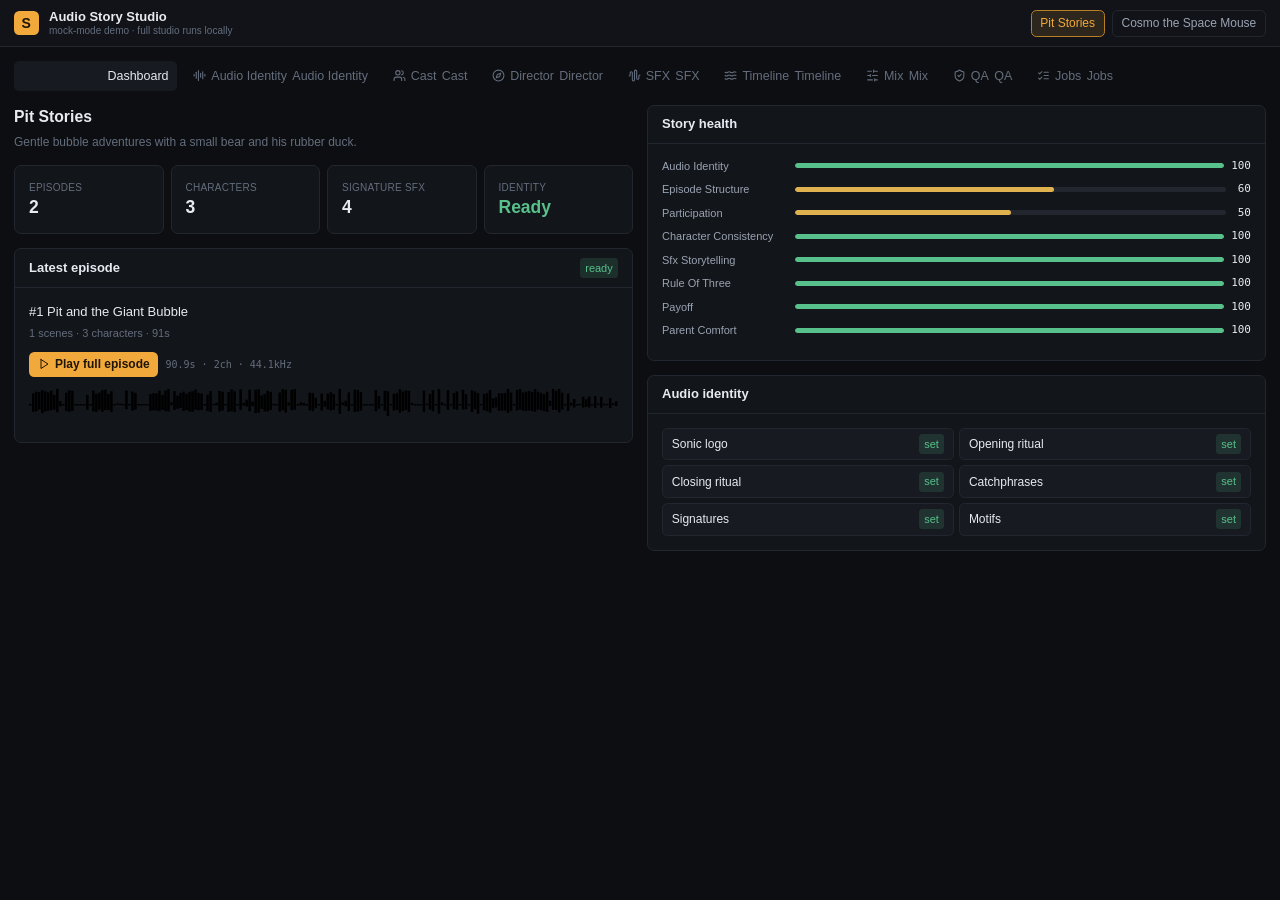
<file: audio-story-studio-demo/index.html>
<!DOCTYPE html><!--k_UREkQCm6wBVLdS4gD7E--><html lang="en" class="h-full"><head><meta charSet="utf-8"/><meta name="viewport" content="width=device-width, initial-scale=1"/><link rel="stylesheet" href="/audio-story-studio-demo/_next/static/css/eeb25119cf867422.css" data-precedence="next"/><link rel="preload" as="script" fetchPriority="low" href="/audio-story-studio-demo/_next/static/chunks/webpack-046fe53f532b7d3a.js"/><script src="/audio-story-studio-demo/_next/static/chunks/f625b344-4dca96ade7eb2f50.js" async=""></script><script src="/audio-story-studio-demo/_next/static/chunks/635-26d05fc955001247.js" async=""></script><script src="/audio-story-studio-demo/_next/static/chunks/main-app-93390cd2b82c7320.js" async=""></script><script src="/audio-story-studio-demo/_next/static/chunks/103-f678383796067ca2.js" async=""></script><script src="/audio-story-studio-demo/_next/static/chunks/app/page-66f50e226389ad24.js" async=""></script><title>Audio Story Studio — interactive demo</title><meta name="description" content="A local-first AI audio studio that turns scripts into polished multi-character audio episodes. This is a mock-mode demo; the full studio runs on your Mac."/><script src="/audio-story-studio-demo/_next/static/chunks/polyfills-42372ed130431b0a.js" noModule=""></script></head><body class="h-full antialiased"><div hidden=""><!--$--><!--/$--></div><div class="min-h-full"><header class="sticky top-0 z-40 border-b border-edge bg-panel/95 backdrop-blur"><div class="mx-auto flex max-w-[1400px] items-center gap-3 px-4 py-2.5"><div class="flex h-7 w-7 items-center justify-center rounded-md bg-accent text-[14px] font-bold text-[#201505]">S</div><div class="leading-tight"><div class="text-[13px] font-semibold">Audio Story Studio</div><div class="text-[10px] text-ink-faint">mock-mode demo · full studio runs locally</div></div><div class="ml-auto flex items-center gap-2"><button class="rounded-md border px-2.5 py-1 text-[12px] font-medium transition-colors border-accent-dim bg-accent-bg text-accent">Pit Stories</button><button class="rounded-md border px-2.5 py-1 text-[12px] font-medium transition-colors border-edge text-ink-dim hover:text-ink">Cosmo the Space Mouse</button></div></div></header><div class="mx-auto max-w-[1400px] px-4 py-4"><div class="mb-4 flex flex-wrap items-center gap-2"><button class="relative flex items-center gap-1.5 rounded-md px-2.5 py-1.5 text-[12.5px] font-medium transition-colors text-ink"><svg xmlns="http://www.w3.org/2000/svg" width="13" height="13" viewBox="0 0 24 24" fill="none" stroke="currentColor" stroke-width="2" stroke-linecap="round" stroke-linejoin="round" class="lucide lucide-layout-dashboard"><rect width="7" height="9" x="3" y="3" rx="1"></rect><rect width="7" height="5" x="14" y="3" rx="1"></rect><rect width="7" height="9" x="14" y="12" rx="1"></rect><rect width="7" height="5" x="3" y="16" rx="1"></rect></svg>Dashboard<span class="absolute inset-0 rounded-md bg-panel2"></span><span class="relative z-10 text-ink">Dashboard</span></button><button class="relative flex items-center gap-1.5 rounded-md px-2.5 py-1.5 text-[12.5px] font-medium transition-colors text-ink-faint hover:text-ink-dim"><svg xmlns="http://www.w3.org/2000/svg" width="13" height="13" viewBox="0 0 24 24" fill="none" stroke="currentColor" stroke-width="2" stroke-linecap="round" stroke-linejoin="round" class="lucide lucide-audio-lines"><path d="M2 10v3"></path><path d="M6 6v11"></path><path d="M10 3v18"></path><path d="M14 8v7"></path><path d="M18 5v13"></path><path d="M22 10v3"></path></svg>Audio Identity<span class="relative z-10">Audio Identity</span></button><button class="relative flex items-center gap-1.5 rounded-md px-2.5 py-1.5 text-[12.5px] font-medium transition-colors text-ink-faint hover:text-ink-dim"><svg xmlns="http://www.w3.org/2000/svg" width="13" height="13" viewBox="0 0 24 24" fill="none" stroke="currentColor" stroke-width="2" stroke-linecap="round" stroke-linejoin="round" class="lucide lucide-users"><path d="M16 21v-2a4 4 0 0 0-4-4H6a4 4 0 0 0-4 4v2"></path><circle cx="9" cy="7" r="4"></circle><path d="M22 21v-2a4 4 0 0 0-3-3.87"></path><path d="M16 3.13a4 4 0 0 1 0 7.75"></path></svg>Cast<span class="relative z-10">Cast</span></button><button class="relative flex items-center gap-1.5 rounded-md px-2.5 py-1.5 text-[12.5px] font-medium transition-colors text-ink-faint hover:text-ink-dim"><svg xmlns="http://www.w3.org/2000/svg" width="13" height="13" viewBox="0 0 24 24" fill="none" stroke="currentColor" stroke-width="2" stroke-linecap="round" stroke-linejoin="round" class="lucide lucide-compass"><path d="m16.24 7.76-1.804 5.411a2 2 0 0 1-1.265 1.265L7.76 16.24l1.804-5.411a2 2 0 0 1 1.265-1.265z"></path><circle cx="12" cy="12" r="10"></circle></svg>Director<span class="relative z-10">Director</span></button><button class="relative flex items-center gap-1.5 rounded-md px-2.5 py-1.5 text-[12.5px] font-medium transition-colors text-ink-faint hover:text-ink-dim"><svg xmlns="http://www.w3.org/2000/svg" width="13" height="13" viewBox="0 0 24 24" fill="none" stroke="currentColor" stroke-width="2" stroke-linecap="round" stroke-linejoin="round" class="lucide lucide-audio-waveform"><path d="M2 13a2 2 0 0 0 2-2V7a2 2 0 0 1 4 0v13a2 2 0 0 0 4 0V4a2 2 0 0 1 4 0v13a2 2 0 0 0 4 0v-4a2 2 0 0 1 2-2"></path></svg>SFX<span class="relative z-10">SFX</span></button><button class="relative flex items-center gap-1.5 rounded-md px-2.5 py-1.5 text-[12.5px] font-medium transition-colors text-ink-faint hover:text-ink-dim"><svg xmlns="http://www.w3.org/2000/svg" width="13" height="13" viewBox="0 0 24 24" fill="none" stroke="currentColor" stroke-width="2" stroke-linecap="round" stroke-linejoin="round" class="lucide lucide-waves"><path d="M2 6c.6.5 1.2 1 2.5 1C7 7 7 5 9.5 5c2.6 0 2.4 2 5 2 2.5 0 2.5-2 5-2 1.3 0 1.9.5 2.5 1"></path><path d="M2 12c.6.5 1.2 1 2.5 1 2.5 0 2.5-2 5-2 2.6 0 2.4 2 5 2 2.5 0 2.5-2 5-2 1.3 0 1.9.5 2.5 1"></path><path d="M2 18c.6.5 1.2 1 2.5 1 2.5 0 2.5-2 5-2 2.6 0 2.4 2 5 2 2.5 0 2.5-2 5-2 1.3 0 1.9.5 2.5 1"></path></svg>Timeline<span class="relative z-10">Timeline</span></button><button class="relative flex items-center gap-1.5 rounded-md px-2.5 py-1.5 text-[12.5px] font-medium transition-colors text-ink-faint hover:text-ink-dim"><svg xmlns="http://www.w3.org/2000/svg" width="13" height="13" viewBox="0 0 24 24" fill="none" stroke="currentColor" stroke-width="2" stroke-linecap="round" stroke-linejoin="round" class="lucide lucide-sliders-horizontal"><line x1="21" x2="14" y1="4" y2="4"></line><line x1="10" x2="3" y1="4" y2="4"></line><line x1="21" x2="12" y1="12" y2="12"></line><line x1="8" x2="3" y1="12" y2="12"></line><line x1="21" x2="16" y1="20" y2="20"></line><line x1="12" x2="3" y1="20" y2="20"></line><line x1="14" x2="14" y1="2" y2="6"></line><line x1="8" x2="8" y1="10" y2="14"></line><line x1="16" x2="16" y1="18" y2="22"></line></svg>Mix<span class="relative z-10">Mix</span></button><button class="relative flex items-center gap-1.5 rounded-md px-2.5 py-1.5 text-[12.5px] font-medium transition-colors text-ink-faint hover:text-ink-dim"><svg xmlns="http://www.w3.org/2000/svg" width="13" height="13" viewBox="0 0 24 24" fill="none" stroke="currentColor" stroke-width="2" stroke-linecap="round" stroke-linejoin="round" class="lucide lucide-shield-check"><path d="M20 13c0 5-3.5 7.5-7.66 8.95a1 1 0 0 1-.67-.01C7.5 20.5 4 18 4 13V6a1 1 0 0 1 1-1c2 0 4.5-1.2 6.24-2.72a1.17 1.17 0 0 1 1.52 0C14.51 3.81 17 5 19 5a1 1 0 0 1 1 1z"></path><path d="m9 12 2 2 4-4"></path></svg>QA<span class="relative z-10">QA</span></button><button class="relative flex items-center gap-1.5 rounded-md px-2.5 py-1.5 text-[12.5px] font-medium transition-colors text-ink-faint hover:text-ink-dim"><svg xmlns="http://www.w3.org/2000/svg" width="13" height="13" viewBox="0 0 24 24" fill="none" stroke="currentColor" stroke-width="2" stroke-linecap="round" stroke-linejoin="round" class="lucide lucide-list-checks"><path d="m3 17 2 2 4-4"></path><path d="m3 7 2 2 4-4"></path><path d="M13 6h8"></path><path d="M13 12h8"></path><path d="M13 18h8"></path></svg>Jobs<span class="relative z-10">Jobs</span></button></div><div class="grid grid-cols-1 gap-4 lg:grid-cols-2"><div><h1 class="mb-1 text-lg font-semibold">Pit Stories</h1><p class="mb-4 max-w-xl text-[12px] text-ink-faint">Gentle bubble adventures with a small bear and his rubber duck.</p><div class="mb-4 grid grid-cols-4 gap-2"><div class="rounded-lg border border-edge bg-panel p-4 p-3"><div class="text-[10px] uppercase tracking-wide text-ink-faint">Episodes</div><div class="text-xl font-semibold">2</div></div><div class="rounded-lg border border-edge bg-panel p-4 p-3"><div class="text-[10px] uppercase tracking-wide text-ink-faint">Characters</div><div class="text-xl font-semibold">3</div></div><div class="rounded-lg border border-edge bg-panel p-4 p-3"><div class="text-[10px] uppercase tracking-wide text-ink-faint">Signature SFX</div><div class="text-xl font-semibold">4</div></div><div class="rounded-lg border border-edge bg-panel p-4 p-3"><div class="text-[10px] uppercase tracking-wide text-ink-faint">Identity</div><div class="text-xl font-semibold text-ok">Ready</div></div></div><section class="rounded-lg border border-edge bg-panel"><header class="flex items-center justify-between gap-2 border-b border-edge px-4 py-2.5"><h3 class="text-[13px] font-semibold">Latest episode</h3><span class="inline-flex items-center gap-1 rounded px-1.5 py-0.5 text-[11px] font-medium whitespace-nowrap bg-ok/15 text-ok">ready</span></header><div class="p-4"><div class="text-[13px] font-medium">#<!-- -->1<!-- --> <!-- -->Pit and the Giant Bubble</div><div class="mt-1 text-[11px] text-ink-faint">1<!-- --> scenes · <!-- -->3<!-- --> characters · <!-- -->91s</div><div class="mt-3"><div class="mb-1 flex items-center gap-2"><button class="flex items-center gap-1.5 rounded-md bg-accent px-2.5 py-1 text-[12px] font-semibold text-[#201505] hover:brightness-110"><svg xmlns="http://www.w3.org/2000/svg" width="12" height="12" viewBox="0 0 24 24" fill="none" stroke="currentColor" stroke-width="2" stroke-linecap="round" stroke-linejoin="round" class="lucide lucide-play"><polygon points="6 3 20 12 6 21 6 3"></polygon></svg> Play full episode</button><span class="mono text-[10px] text-ink-faint">90.9<!-- -->s · 2ch · 44.1kHz</span></div><canvas class="block w-full" style="height:48px"></canvas></div></div></section></div><div class="space-y-4"><section class="rounded-lg border border-edge bg-panel"><header class="flex items-center justify-between gap-2 border-b border-edge px-4 py-2.5"><h3 class="text-[13px] font-semibold">Story health</h3></header><div class="p-4"><div class="mb-2 flex items-center gap-2"><span class="w-36 shrink-0 text-[11px] capitalize text-ink-dim">audio Identity</span><div class="h-1.5 w-full overflow-hidden rounded-full bg-edge"><div class="h-full rounded-full bg-ok"></div></div><span class="w-7 text-right font-mono text-[11px]">100</span></div><div class="mb-2 flex items-center gap-2"><span class="w-36 shrink-0 text-[11px] capitalize text-ink-dim">episode Structure</span><div class="h-1.5 w-full overflow-hidden rounded-full bg-edge"><div class="h-full rounded-full bg-warn"></div></div><span class="w-7 text-right font-mono text-[11px]">60</span></div><div class="mb-2 flex items-center gap-2"><span class="w-36 shrink-0 text-[11px] capitalize text-ink-dim">participation</span><div class="h-1.5 w-full overflow-hidden rounded-full bg-edge"><div class="h-full rounded-full bg-warn"></div></div><span class="w-7 text-right font-mono text-[11px]">50</span></div><div class="mb-2 flex items-center gap-2"><span class="w-36 shrink-0 text-[11px] capitalize text-ink-dim">character Consistency</span><div class="h-1.5 w-full overflow-hidden rounded-full bg-edge"><div class="h-full rounded-full bg-ok"></div></div><span class="w-7 text-right font-mono text-[11px]">100</span></div><div class="mb-2 flex items-center gap-2"><span class="w-36 shrink-0 text-[11px] capitalize text-ink-dim">sfx Storytelling</span><div class="h-1.5 w-full overflow-hidden rounded-full bg-edge"><div class="h-full rounded-full bg-ok"></div></div><span class="w-7 text-right font-mono text-[11px]">100</span></div><div class="mb-2 flex items-center gap-2"><span class="w-36 shrink-0 text-[11px] capitalize text-ink-dim">rule Of Three</span><div class="h-1.5 w-full overflow-hidden rounded-full bg-edge"><div class="h-full rounded-full bg-ok"></div></div><span class="w-7 text-right font-mono text-[11px]">100</span></div><div class="mb-2 flex items-center gap-2"><span class="w-36 shrink-0 text-[11px] capitalize text-ink-dim">payoff</span><div class="h-1.5 w-full overflow-hidden rounded-full bg-edge"><div class="h-full rounded-full bg-ok"></div></div><span class="w-7 text-right font-mono text-[11px]">100</span></div><div class="mb-2 flex items-center gap-2"><span class="w-36 shrink-0 text-[11px] capitalize text-ink-dim">parent Comfort</span><div class="h-1.5 w-full overflow-hidden rounded-full bg-edge"><div class="h-full rounded-full bg-ok"></div></div><span class="w-7 text-right font-mono text-[11px]">100</span></div></div></section><section class="rounded-lg border border-edge bg-panel"><header class="flex items-center justify-between gap-2 border-b border-edge px-4 py-2.5"><h3 class="text-[13px] font-semibold">Audio identity</h3></header><div class="p-4"><div class="grid grid-cols-2 gap-1.5 text-[12px]"><div class="flex items-center justify-between rounded-md border border-edge bg-panel2 px-2.5 py-1.5"><span>Sonic logo</span><span class="inline-flex items-center gap-1 rounded px-1.5 py-0.5 text-[11px] font-medium whitespace-nowrap bg-ok/15 text-ok">set</span></div><div class="flex items-center justify-between rounded-md border border-edge bg-panel2 px-2.5 py-1.5"><span>Opening ritual</span><span class="inline-flex items-center gap-1 rounded px-1.5 py-0.5 text-[11px] font-medium whitespace-nowrap bg-ok/15 text-ok">set</span></div><div class="flex items-center justify-between rounded-md border border-edge bg-panel2 px-2.5 py-1.5"><span>Closing ritual</span><span class="inline-flex items-center gap-1 rounded px-1.5 py-0.5 text-[11px] font-medium whitespace-nowrap bg-ok/15 text-ok">set</span></div><div class="flex items-center justify-between rounded-md border border-edge bg-panel2 px-2.5 py-1.5"><span>Catchphrases</span><span class="inline-flex items-center gap-1 rounded px-1.5 py-0.5 text-[11px] font-medium whitespace-nowrap bg-ok/15 text-ok">set</span></div><div class="flex items-center justify-between rounded-md border border-edge bg-panel2 px-2.5 py-1.5"><span>Signatures</span><span class="inline-flex items-center gap-1 rounded px-1.5 py-0.5 text-[11px] font-medium whitespace-nowrap bg-ok/15 text-ok">set</span></div><div class="flex items-center justify-between rounded-md border border-edge bg-panel2 px-2.5 py-1.5"><span>Motifs</span><span class="inline-flex items-center gap-1 rounded px-1.5 py-0.5 text-[11px] font-medium whitespace-nowrap bg-ok/15 text-ok">set</span></div></div></div></section></div></div></div></div><!--$--><!--/$--><script src="/audio-story-studio-demo/_next/static/chunks/webpack-046fe53f532b7d3a.js" id="_R_" async=""></script><script>(self.__next_f=self.__next_f||[]).push([0])</script><script>self.__next_f.push([1,"1:\"$Sreact.fragment\"\n2:I[2366,[],\"\"]\n3:I[2484,[],\"\"]\n4:I[2383,[],\"ClientPageRoot\"]\n5:I[68,[\"103\",\"static/chunks/103-f678383796067ca2.js\",\"974\",\"static/chunks/app/page-66f50e226389ad24.js\"],\"default\"]\n8:I[2183,[],\"OutletBoundary\"]\na:I[9814,[],\"AsyncMetadataOutlet\"]\nc:I[2183,[],\"ViewportBoundary\"]\ne:I[2183,[],\"MetadataBoundary\"]\nf:\"$Sreact.suspense\"\n11:I[3718,[],\"\"]\n:HL[\"/audio-story-studio-demo/_next/static/css/eeb25119cf867422.css\",\"style\"]\n"])</script><script>self.__next_f.push([1,"0:{\"P\":null,\"b\":\"k_UREkQCm6wBVLdS4gD7E\",\"p\":\"/audio-story-studio-demo\",\"c\":[\"\",\"\"],\"i\":false,\"f\":[[[\"\",{\"children\":[\"__PAGE__\",{}]},\"$undefined\",\"$undefined\",true],[\"\",[\"$\",\"$1\",\"c\",{\"children\":[[[\"$\",\"link\",\"0\",{\"rel\":\"stylesheet\",\"href\":\"/audio-story-studio-demo/_next/static/css/eeb25119cf867422.css\",\"precedence\":\"next\",\"crossOrigin\":\"$undefined\",\"nonce\":\"$undefined\"}]],[\"$\",\"html\",null,{\"lang\":\"en\",\"className\":\"h-full\",\"children\":[\"$\",\"body\",null,{\"className\":\"h-full antialiased\",\"children\":[\"$\",\"$L2\",null,{\"parallelRouterKey\":\"children\",\"error\":\"$undefined\",\"errorStyles\":\"$undefined\",\"errorScripts\":\"$undefined\",\"template\":[\"$\",\"$L3\",null,{}],\"templateStyles\":\"$undefined\",\"templateScripts\":\"$undefined\",\"notFound\":[[[\"$\",\"title\",null,{\"children\":\"404: This page could not be found.\"}],[\"$\",\"div\",null,{\"style\":{\"fontFamily\":\"system-ui,\\\"Segoe UI\\\",Roboto,Helvetica,Arial,sans-serif,\\\"Apple Color Emoji\\\",\\\"Segoe UI Emoji\\\"\",\"height\":\"100vh\",\"textAlign\":\"center\",\"display\":\"flex\",\"flexDirection\":\"column\",\"alignItems\":\"center\",\"justifyContent\":\"center\"},\"children\":[\"$\",\"div\",null,{\"children\":[[\"$\",\"style\",null,{\"dangerouslySetInnerHTML\":{\"__html\":\"body{color:#000;background:#fff;margin:0}.next-error-h1{border-right:1px solid rgba(0,0,0,.3)}@media (prefers-color-scheme:dark){body{color:#fff;background:#000}.next-error-h1{border-right:1px solid rgba(255,255,255,.3)}}\"}}],[\"$\",\"h1\",null,{\"className\":\"next-error-h1\",\"style\":{\"display\":\"inline-block\",\"margin\":\"0 20px 0 0\",\"padding\":\"0 23px 0 0\",\"fontSize\":24,\"fontWeight\":500,\"verticalAlign\":\"top\",\"lineHeight\":\"49px\"},\"children\":404}],[\"$\",\"div\",null,{\"style\":{\"display\":\"inline-block\"},\"children\":[\"$\",\"h2\",null,{\"style\":{\"fontSize\":14,\"fontWeight\":400,\"lineHeight\":\"49px\",\"margin\":0},\"children\":\"This page could not be found.\"}]}]]}]}]],[]],\"forbidden\":\"$undefined\",\"unauthorized\":\"$undefined\"}]}]}]]}],{\"children\":[\"__PAGE__\",[\"$\",\"$1\",\"c\",{\"children\":[[\"$\",\"$L4\",null,{\"Component\":\"$5\",\"searchParams\":{},\"params\":{},\"promises\":[\"$@6\",\"$@7\"]}],null,[\"$\",\"$L8\",null,{\"children\":[\"$L9\",[\"$\",\"$La\",null,{\"promise\":\"$@b\"}]]}]]}],{},null,false]},null,false],[\"$\",\"$1\",\"h\",{\"children\":[null,[[\"$\",\"$Lc\",null,{\"children\":\"$Ld\"}],null],[\"$\",\"$Le\",null,{\"children\":[\"$\",\"div\",null,{\"hidden\":true,\"children\":[\"$\",\"$f\",null,{\"fallback\":null,\"children\":\"$L10\"}]}]}]]}],false]],\"m\":\"$undefined\",\"G\":[\"$11\",[]],\"s\":false,\"S\":true}\n"])</script><script>self.__next_f.push([1,"6:{}\n7:\"$0:f:0:1:2:children:1:props:children:0:props:params\"\n"])</script><script>self.__next_f.push([1,"d:[[\"$\",\"meta\",\"0\",{\"charSet\":\"utf-8\"}],[\"$\",\"meta\",\"1\",{\"name\":\"viewport\",\"content\":\"width=device-width, initial-scale=1\"}]]\n9:null\n"])</script><script>self.__next_f.push([1,"b:{\"metadata\":[[\"$\",\"title\",\"0\",{\"children\":\"Audio Story Studio — interactive demo\"}],[\"$\",\"meta\",\"1\",{\"name\":\"description\",\"content\":\"A local-first AI audio studio that turns scripts into polished multi-character audio episodes. This is a mock-mode demo; the full studio runs on your Mac.\"}]],\"error\":null,\"digest\":\"$undefined\"}\n"])</script><script>self.__next_f.push([1,"10:\"$b:metadata\"\n"])</script></body></html>
</file>
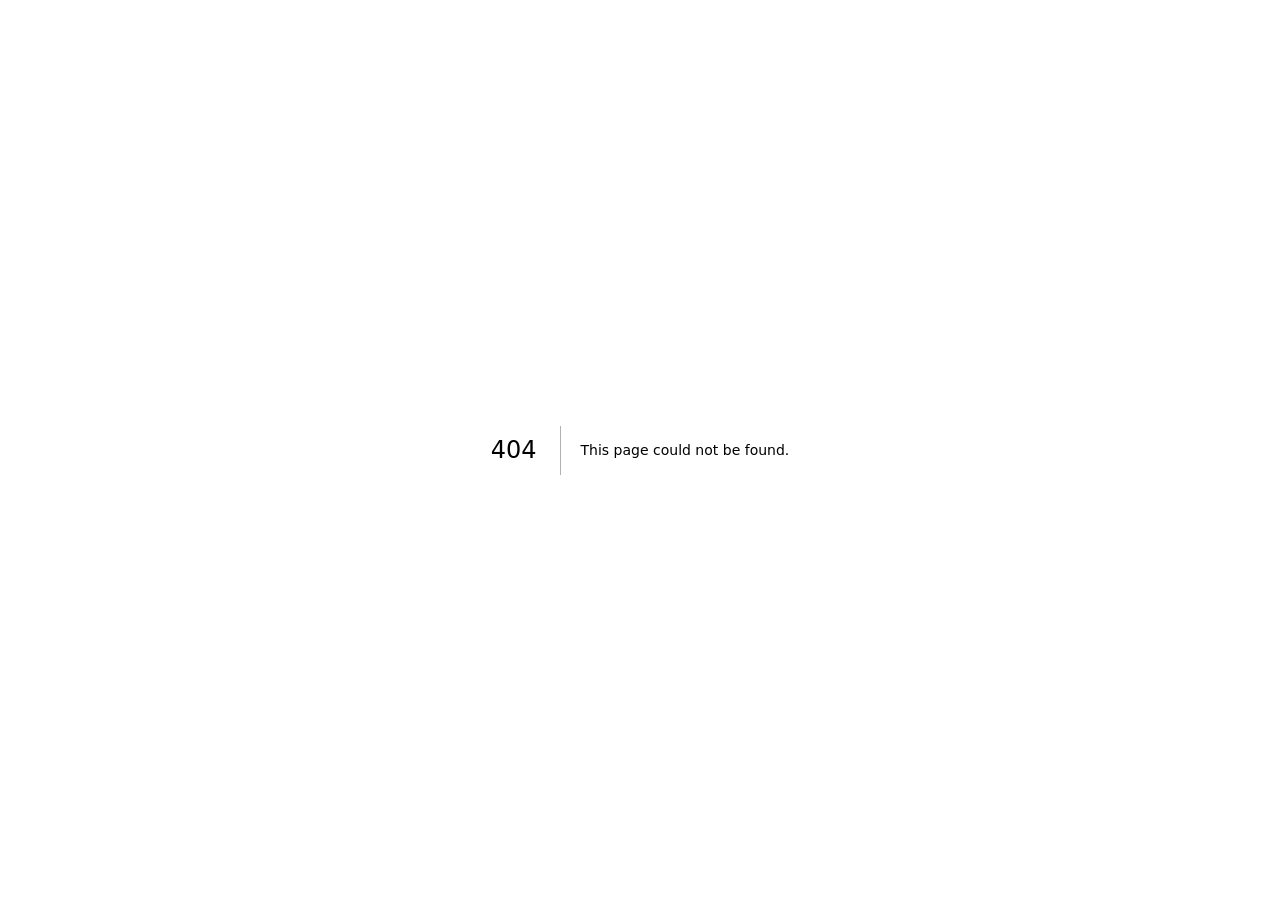
<file: audio-story-studio-demo/404/index.html>
<!DOCTYPE html><!--k_UREkQCm6wBVLdS4gD7E--><html lang="en" class="h-full"><head><meta charSet="utf-8"/><meta name="viewport" content="width=device-width, initial-scale=1"/><link rel="stylesheet" href="/audio-story-studio-demo/_next/static/css/eeb25119cf867422.css" data-precedence="next"/><link rel="preload" as="script" fetchPriority="low" href="/audio-story-studio-demo/_next/static/chunks/webpack-046fe53f532b7d3a.js"/><script src="/audio-story-studio-demo/_next/static/chunks/f625b344-4dca96ade7eb2f50.js" async=""></script><script src="/audio-story-studio-demo/_next/static/chunks/635-26d05fc955001247.js" async=""></script><script src="/audio-story-studio-demo/_next/static/chunks/main-app-93390cd2b82c7320.js" async=""></script><meta name="robots" content="noindex"/><title>404: This page could not be found.</title><title>Audio Story Studio — interactive demo</title><meta name="description" content="A local-first AI audio studio that turns scripts into polished multi-character audio episodes. This is a mock-mode demo; the full studio runs on your Mac."/><script src="/audio-story-studio-demo/_next/static/chunks/polyfills-42372ed130431b0a.js" noModule=""></script></head><body class="h-full antialiased"><div hidden=""><!--$--><!--/$--></div><div style="font-family:system-ui,&quot;Segoe UI&quot;,Roboto,Helvetica,Arial,sans-serif,&quot;Apple Color Emoji&quot;,&quot;Segoe UI Emoji&quot;;height:100vh;text-align:center;display:flex;flex-direction:column;align-items:center;justify-content:center"><div><style>body{color:#000;background:#fff;margin:0}.next-error-h1{border-right:1px solid rgba(0,0,0,.3)}@media (prefers-color-scheme:dark){body{color:#fff;background:#000}.next-error-h1{border-right:1px solid rgba(255,255,255,.3)}}</style><h1 class="next-error-h1" style="display:inline-block;margin:0 20px 0 0;padding:0 23px 0 0;font-size:24px;font-weight:500;vertical-align:top;line-height:49px">404</h1><div style="display:inline-block"><h2 style="font-size:14px;font-weight:400;line-height:49px;margin:0">This page could not be found.</h2></div></div></div><!--$--><!--/$--><script src="/audio-story-studio-demo/_next/static/chunks/webpack-046fe53f532b7d3a.js" id="_R_" async=""></script><script>(self.__next_f=self.__next_f||[]).push([0])</script><script>self.__next_f.push([1,"1:\"$Sreact.fragment\"\n2:I[2366,[],\"\"]\n3:I[2484,[],\"\"]\n4:I[2183,[],\"OutletBoundary\"]\n6:I[9814,[],\"AsyncMetadataOutlet\"]\n8:I[2183,[],\"ViewportBoundary\"]\na:I[2183,[],\"MetadataBoundary\"]\nb:\"$Sreact.suspense\"\nd:I[3718,[],\"\"]\n:HL[\"/audio-story-studio-demo/_next/static/css/eeb25119cf867422.css\",\"style\"]\n"])</script><script>self.__next_f.push([1,"0:{\"P\":null,\"b\":\"k_UREkQCm6wBVLdS4gD7E\",\"p\":\"/audio-story-studio-demo\",\"c\":[\"\",\"_not-found\",\"\"],\"i\":false,\"f\":[[[\"\",{\"children\":[\"/_not-found\",{\"children\":[\"__PAGE__\",{}]}]},\"$undefined\",\"$undefined\",true],[\"\",[\"$\",\"$1\",\"c\",{\"children\":[[[\"$\",\"link\",\"0\",{\"rel\":\"stylesheet\",\"href\":\"/audio-story-studio-demo/_next/static/css/eeb25119cf867422.css\",\"precedence\":\"next\",\"crossOrigin\":\"$undefined\",\"nonce\":\"$undefined\"}]],[\"$\",\"html\",null,{\"lang\":\"en\",\"className\":\"h-full\",\"children\":[\"$\",\"body\",null,{\"className\":\"h-full antialiased\",\"children\":[\"$\",\"$L2\",null,{\"parallelRouterKey\":\"children\",\"error\":\"$undefined\",\"errorStyles\":\"$undefined\",\"errorScripts\":\"$undefined\",\"template\":[\"$\",\"$L3\",null,{}],\"templateStyles\":\"$undefined\",\"templateScripts\":\"$undefined\",\"notFound\":\"$undefined\",\"forbidden\":\"$undefined\",\"unauthorized\":\"$undefined\"}]}]}]]}],{\"children\":[\"/_not-found\",[\"$\",\"$1\",\"c\",{\"children\":[null,[\"$\",\"$L2\",null,{\"parallelRouterKey\":\"children\",\"error\":\"$undefined\",\"errorStyles\":\"$undefined\",\"errorScripts\":\"$undefined\",\"template\":[\"$\",\"$L3\",null,{}],\"templateStyles\":\"$undefined\",\"templateScripts\":\"$undefined\",\"notFound\":\"$undefined\",\"forbidden\":\"$undefined\",\"unauthorized\":\"$undefined\"}]]}],{\"children\":[\"__PAGE__\",[\"$\",\"$1\",\"c\",{\"children\":[[[\"$\",\"title\",null,{\"children\":\"404: This page could not be found.\"}],[\"$\",\"div\",null,{\"style\":{\"fontFamily\":\"system-ui,\\\"Segoe UI\\\",Roboto,Helvetica,Arial,sans-serif,\\\"Apple Color Emoji\\\",\\\"Segoe UI Emoji\\\"\",\"height\":\"100vh\",\"textAlign\":\"center\",\"display\":\"flex\",\"flexDirection\":\"column\",\"alignItems\":\"center\",\"justifyContent\":\"center\"},\"children\":[\"$\",\"div\",null,{\"children\":[[\"$\",\"style\",null,{\"dangerouslySetInnerHTML\":{\"__html\":\"body{color:#000;background:#fff;margin:0}.next-error-h1{border-right:1px solid rgba(0,0,0,.3)}@media (prefers-color-scheme:dark){body{color:#fff;background:#000}.next-error-h1{border-right:1px solid rgba(255,255,255,.3)}}\"}}],[\"$\",\"h1\",null,{\"className\":\"next-error-h1\",\"style\":{\"display\":\"inline-block\",\"margin\":\"0 20px 0 0\",\"padding\":\"0 23px 0 0\",\"fontSize\":24,\"fontWeight\":500,\"verticalAlign\":\"top\",\"lineHeight\":\"49px\"},\"children\":404}],[\"$\",\"div\",null,{\"style\":{\"display\":\"inline-block\"},\"children\":[\"$\",\"h2\",null,{\"style\":{\"fontSize\":14,\"fontWeight\":400,\"lineHeight\":\"49px\",\"margin\":0},\"children\":\"This page could not be found.\"}]}]]}]}]],null,[\"$\",\"$L4\",null,{\"children\":[\"$L5\",[\"$\",\"$L6\",null,{\"promise\":\"$@7\"}]]}]]}],{},null,false]},null,false]},null,false],[\"$\",\"$1\",\"h\",{\"children\":[[\"$\",\"meta\",null,{\"name\":\"robots\",\"content\":\"noindex\"}],[[\"$\",\"$L8\",null,{\"children\":\"$L9\"}],null],[\"$\",\"$La\",null,{\"children\":[\"$\",\"div\",null,{\"hidden\":true,\"children\":[\"$\",\"$b\",null,{\"fallback\":null,\"children\":\"$Lc\"}]}]}]]}],false]],\"m\":\"$undefined\",\"G\":[\"$d\",[]],\"s\":false,\"S\":true}\n"])</script><script>self.__next_f.push([1,"9:[[\"$\",\"meta\",\"0\",{\"charSet\":\"utf-8\"}],[\"$\",\"meta\",\"1\",{\"name\":\"viewport\",\"content\":\"width=device-width, initial-scale=1\"}]]\n5:null\n"])</script><script>self.__next_f.push([1,"7:{\"metadata\":[[\"$\",\"title\",\"0\",{\"children\":\"Audio Story Studio — interactive demo\"}],[\"$\",\"meta\",\"1\",{\"name\":\"description\",\"content\":\"A local-first AI audio studio that turns scripts into polished multi-character audio episodes. This is a mock-mode demo; the full studio runs on your Mac.\"}]],\"error\":null,\"digest\":\"$undefined\"}\n"])</script><script>self.__next_f.push([1,"c:\"$7:metadata\"\n"])</script></body></html>
</file>
<file: audio-story-studio-demo/_next/static/css/eeb25119cf867422.css>
/*! tailwindcss v4.3.3 | MIT License | https://tailwindcss.com */@layer properties{@supports (((-webkit-hyphens:none)) and (not (margin-trim:inline))) or ((-moz-orient:inline) and (not (color:rgb(from red r g b)))){*,::backdrop,:after,:before{--tw-rotate-x:initial;--tw-rotate-y:initial;--tw-rotate-z:initial;--tw-skew-x:initial;--tw-skew-y:initial;--tw-space-y-reverse:0;--tw-border-style:solid;--tw-leading:initial;--tw-font-weight:initial;--tw-tracking:initial;--tw-blur:initial;--tw-brightness:initial;--tw-contrast:initial;--tw-grayscale:initial;--tw-hue-rotate:initial;--tw-invert:initial;--tw-opacity:initial;--tw-saturate:initial;--tw-sepia:initial;--tw-drop-shadow:initial;--tw-drop-shadow-color:initial;--tw-drop-shadow-alpha:100%;--tw-drop-shadow-size:initial;--tw-backdrop-blur:initial;--tw-backdrop-brightness:initial;--tw-backdrop-contrast:initial;--tw-backdrop-grayscale:initial;--tw-backdrop-hue-rotate:initial;--tw-backdrop-invert:initial;--tw-backdrop-opacity:initial;--tw-backdrop-saturate:initial;--tw-backdrop-sepia:initial;--tw-ease:initial}}}@layer theme{:host,:root{--font-sans:-apple-system,BlinkMacSystemFont,"Segoe UI","Inter",Roboto,"Helvetica Neue",Arial,sans-serif;--font-mono:ui-monospace,"SF Mono",SFMono-Regular,Menlo,Consolas,monospace;--spacing:.25rem;--container-xl:36rem;--container-3xl:48rem;--text-lg:1.125rem;--text-lg--line-height:calc(1.75 / 1.125);--text-xl:1.25rem;--text-xl--line-height:calc(1.75 / 1.25);--font-weight-medium:500;--font-weight-semibold:600;--font-weight-bold:700;--tracking-wide:.025em;--leading-tight:1.25;--radius-sm:.25rem;--radius-md:.375rem;--radius-lg:.5rem;--ease-in:cubic-bezier(.4,0,1,1);--ease-out:cubic-bezier(0,0,.2,1);--ease-in-out:cubic-bezier(.4,0,.2,1);--animate-spin:spin 1s linear infinite;--default-transition-duration:.15s;--default-transition-timing-function:cubic-bezier(.4,0,.2,1);--default-font-family:var(--font-sans);--default-mono-font-family:var(--font-mono);--color-bg:#0c0e11;--color-panel:#12151a;--color-panel2:#171b21;--color-edge:#22272f;--color-edge2:#2c323c;--color-ink:#e7eaf0;--color-ink-dim:#9aa3b2;--color-ink-faint:#646d7d;--color-accent:#f2a93b;--color-accent-dim:#b97f26;--color-accent-bg:#f2a93b1f;--color-teal:#53c8c0;--color-ok:#58c08a;--color-warn:#e0b14f;--color-bad:#e06a5b;--color-vocal:#d98bd9;--color-foley:#8ab6e8;--color-designed:#f2a93b;--color-signature:#e56f9e;--color-ambience:#6fa8dc;--color-music:#8fd06f;--color-narration:#b9c1cd}}@layer base{*,::backdrop,:after,:before{box-sizing:border-box;border:0 solid;margin:0;padding:0}::file-selector-button{box-sizing:border-box;border:0 solid;margin:0;padding:0}:host,html{-webkit-text-size-adjust:100%;tab-size:4;line-height:1.5;font-family:var(--default-font-family,-apple-system,BlinkMacSystemFont,"Segoe UI",Roboto,"Helvetica Neue","Noto Sans",Arial,sans-serif,"Apple Color Emoji","Segoe UI Emoji","Segoe UI Symbol","Noto Color Emoji");font-feature-settings:var(--default-font-feature-settings,normal);font-variation-settings:var(--default-font-variation-settings,normal);-webkit-tap-highlight-color:transparent}hr{height:0;color:inherit;border-top-width:1px}abbr:where([title]){-webkit-text-decoration:underline dotted;text-decoration:underline dotted}h1,h2,h3,h4,h5,h6{font-size:inherit;font-weight:inherit}a{color:inherit;-webkit-text-decoration:inherit;text-decoration:inherit}b,strong{font-weight:bolder}code,kbd,pre,samp{font-family:var(--default-mono-font-family,ui-monospace,SFMono-Regular,Menlo,Monaco,Consolas,"Liberation Mono","Courier New",monospace);font-feature-settings:var(--default-mono-font-feature-settings,normal);font-variation-settings:var(--default-mono-font-variation-settings,normal);font-size:1em}small{font-size:80%}sub,sup{vertical-align:baseline;font-size:75%;line-height:0;position:relative}sub{bottom:-.25em}sup{top:-.5em}table{text-indent:0;border-color:inherit;border-collapse:collapse}:-moz-focusring:where(:not(iframe)){outline:auto}progress{vertical-align:baseline}summary{display:list-item}menu,ol,ul{list-style:none}audio,canvas,embed,iframe,img,object,svg,video{vertical-align:middle;display:block}img,video{max-width:100%;height:auto}button,input,optgroup,select,textarea{font:inherit;font-feature-settings:inherit;font-variation-settings:inherit;letter-spacing:inherit;color:inherit;opacity:1;background-color:#0000;border-radius:0}::file-selector-button{font:inherit;font-feature-settings:inherit;font-variation-settings:inherit;letter-spacing:inherit;color:inherit;opacity:1;background-color:#0000;border-radius:0}:where(select:is([multiple],[size])) optgroup{font-weight:bolder}:where(select:is([multiple],[size])) optgroup option{padding-inline-start:20px}::file-selector-button{margin-inline-end:4px}::placeholder{opacity:1}@supports (not ((-webkit-appearance:-apple-pay-button))) or (contain-intrinsic-size:1px){::placeholder{color:currentColor}@supports (color:color-mix(in lab,red,red)){::placeholder{color:color-mix(in oklab,currentcolor 50%,transparent)}}}textarea{resize:vertical}::-webkit-search-decoration{-webkit-appearance:none}::-webkit-date-and-time-value{min-height:1lh;text-align:inherit}::-webkit-datetime-edit{display:inline-flex}::-webkit-datetime-edit-fields-wrapper{padding:0}::-webkit-datetime-edit,::-webkit-datetime-edit-year-field{padding-block:0}::-webkit-datetime-edit-day-field,::-webkit-datetime-edit-month-field{padding-block:0}::-webkit-datetime-edit-hour-field,::-webkit-datetime-edit-minute-field{padding-block:0}::-webkit-datetime-edit-millisecond-field,::-webkit-datetime-edit-second-field{padding-block:0}::-webkit-datetime-edit-meridiem-field{padding-block:0}::-webkit-calendar-picker-indicator{line-height:1}:-moz-ui-invalid{box-shadow:none}button,input:where([type=button],[type=reset],[type=submit]){appearance:button}::file-selector-button{appearance:button}::-webkit-inner-spin-button,::-webkit-outer-spin-button{height:auto}[hidden]:where(:not([hidden=until-found])){display:none!important}}@layer components;@layer utilities{.pointer-events-none{pointer-events:none}.visible{visibility:visible}.absolute{position:absolute}.fixed{position:fixed}.relative{position:relative}.static{position:static}.sticky{position:sticky}.inset-0{inset:0}.inset-y-0{inset-block:0}.top-0{top:0}.top-1{top:var(--spacing)}.top-\[10px\]{top:10px}.-left-\[5px\]{left:-5px}.left-1{left:var(--spacing)}.z-10{z-index:10}.z-40{z-index:40}.mx-auto{margin-inline:auto}.mt-0\.5{margin-top:calc(var(--spacing) * .5)}.mt-1{margin-top:var(--spacing)}.mt-2{margin-top:calc(var(--spacing) * 2)}.mt-3{margin-top:calc(var(--spacing) * 3)}.mb-1{margin-bottom:var(--spacing)}.mb-1\.5{margin-bottom:calc(var(--spacing) * 1.5)}.mb-2{margin-bottom:calc(var(--spacing) * 2)}.mb-3{margin-bottom:calc(var(--spacing) * 3)}.mb-4{margin-bottom:calc(var(--spacing) * 4)}.ml-0\.5{margin-left:calc(var(--spacing) * .5)}.ml-auto{margin-left:auto}.block{display:block}.contents{display:contents}.flex{display:flex}.grid{display:grid}.hidden{display:none}.inline{display:inline}.inline-block{display:inline-block}.inline-flex{display:inline-flex}.h-0{height:0}.h-1\.5{height:calc(var(--spacing) * 1.5)}.h-2{height:calc(var(--spacing) * 2)}.h-7{height:calc(var(--spacing) * 7)}.h-8{height:calc(var(--spacing) * 8)}.h-12{height:calc(var(--spacing) * 12)}.h-\[26px\]{height:26px}.h-\[42px\]{height:42px}.h-full{height:100%}.min-h-full{min-height:100%}.w-0{width:0}.w-2{width:calc(var(--spacing) * 2)}.w-7{width:calc(var(--spacing) * 7)}.w-10{width:calc(var(--spacing) * 10)}.w-32{width:calc(var(--spacing) * 32)}.w-36{width:calc(var(--spacing) * 36)}.w-40{width:calc(var(--spacing) * 40)}.w-full{width:100%}.w-px{width:1px}.max-w-3xl{max-width:var(--container-3xl)}.max-w-\[1400px\]{max-width:1400px}.max-w-xl{max-width:var(--container-xl)}.min-w-0{min-width:0}.flex-1{flex:1}.shrink-0{flex-shrink:0}.transform{transform:var(--tw-rotate-x,) var(--tw-rotate-y,) var(--tw-rotate-z,) var(--tw-skew-x,) var(--tw-skew-y,)}.animate-spin{animation:var(--animate-spin)}.cursor-pointer{cursor:pointer}.resize{resize:both}.grid-cols-1{grid-template-columns:repeat(1,minmax(0,1fr))}.grid-cols-2{grid-template-columns:repeat(2,minmax(0,1fr))}.grid-cols-3{grid-template-columns:repeat(3,minmax(0,1fr))}.grid-cols-4{grid-template-columns:repeat(4,minmax(0,1fr))}.flex-col{flex-direction:column}.flex-wrap{flex-wrap:wrap}.items-baseline{align-items:baseline}.items-center{align-items:center}.items-end{align-items:flex-end}.items-start{align-items:flex-start}.justify-between{justify-content:space-between}.justify-center{justify-content:center}.gap-1{gap:var(--spacing)}.gap-1\.5{gap:calc(var(--spacing) * 1.5)}.gap-2{gap:calc(var(--spacing) * 2)}.gap-2\.5{gap:calc(var(--spacing) * 2.5)}.gap-3{gap:calc(var(--spacing) * 3)}.gap-4{gap:calc(var(--spacing) * 4)}.gap-px{gap:1px}:where(.space-y-1>:not(:last-child)){--tw-space-y-reverse:0;margin-block-start:calc(var(--spacing) * var(--tw-space-y-reverse));margin-block-end:calc(var(--spacing) * calc(1 - var(--tw-space-y-reverse)))}:where(.space-y-1\.5>:not(:last-child)){--tw-space-y-reverse:0;margin-block-start:calc(calc(var(--spacing) * 1.5) * var(--tw-space-y-reverse));margin-block-end:calc(calc(var(--spacing) * 1.5) * calc(1 - var(--tw-space-y-reverse)))}:where(.space-y-2>:not(:last-child)){--tw-space-y-reverse:0;margin-block-start:calc(calc(var(--spacing) * 2) * var(--tw-space-y-reverse));margin-block-end:calc(calc(var(--spacing) * 2) * calc(1 - var(--tw-space-y-reverse)))}:where(.space-y-3>:not(:last-child)){--tw-space-y-reverse:0;margin-block-start:calc(calc(var(--spacing) * 3) * var(--tw-space-y-reverse));margin-block-end:calc(calc(var(--spacing) * 3) * calc(1 - var(--tw-space-y-reverse)))}:where(.space-y-4>:not(:last-child)){--tw-space-y-reverse:0;margin-block-start:calc(calc(var(--spacing) * 4) * var(--tw-space-y-reverse));margin-block-end:calc(calc(var(--spacing) * 4) * calc(1 - var(--tw-space-y-reverse)))}.truncate{text-overflow:ellipsis;white-space:nowrap}.overflow-hidden,.truncate{overflow:hidden}.overflow-x-auto{overflow-x:auto}.rounded{border-radius:.25rem}.rounded-full{border-radius:3.40282e+38px}.rounded-lg{border-radius:var(--radius-lg)}.rounded-md{border-radius:var(--radius-md)}.rounded-sm{border-radius:var(--radius-sm)}.rounded-t-sm{border-top-left-radius:var(--radius-sm);border-top-right-radius:var(--radius-sm)}.border{border-style:var(--tw-border-style);border-width:1px}.border-t-\[6px\]{border-top-style:var(--tw-border-style);border-top-width:6px}.border-r-\[5px\]{border-right-style:var(--tw-border-style);border-right-width:5px}.border-b{border-bottom-style:var(--tw-border-style);border-bottom-width:1px}.border-l-2{border-left-style:var(--tw-border-style);border-left-width:2px}.border-l-\[5px\]{border-left-style:var(--tw-border-style);border-left-width:5px}.border-accent{border-color:var(--color-accent)}.border-accent-dim{border-color:var(--color-accent-dim)}.border-bad\/30{border-color:#e06a5b4d}@supports (color:color-mix(in lab,red,red)){.border-bad\/30{border-color:color-mix(in oklab,var(--color-bad) 30%,transparent)}}.border-edge{border-color:var(--color-edge)}.border-edge\/50{border-color:#22272f80}@supports (color:color-mix(in lab,red,red)){.border-edge\/50{border-color:color-mix(in oklab,var(--color-edge) 50%,transparent)}}.border-transparent{border-color:#0000}.border-warn\/30{border-color:#e0b14f4d}@supports (color:color-mix(in lab,red,red)){.border-warn\/30{border-color:color-mix(in oklab,var(--color-warn) 30%,transparent)}}.border-t-accent{border-top-color:var(--color-accent)}.border-r-transparent{border-right-color:#0000}.border-l-accent{border-left-color:var(--color-accent)}.border-l-transparent{border-left-color:#0000}.bg-accent{background-color:var(--color-accent)}.bg-accent-bg{background-color:var(--color-accent-bg)}.bg-accent-bg\/20{background-color:#f2a93b06}@supports (color:color-mix(in lab,red,red)){.bg-accent-bg\/20{background-color:color-mix(in oklab,var(--color-accent-bg) 20%,transparent)}}.bg-accent-bg\/30{background-color:#f2a93b09}@supports (color:color-mix(in lab,red,red)){.bg-accent-bg\/30{background-color:color-mix(in oklab,var(--color-accent-bg) 30%,transparent)}}.bg-bad\/5{background-color:#e06a5b0d}@supports (color:color-mix(in lab,red,red)){.bg-bad\/5{background-color:color-mix(in oklab,var(--color-bad) 5%,transparent)}}.bg-bad\/15{background-color:#e06a5b26}@supports (color:color-mix(in lab,red,red)){.bg-bad\/15{background-color:color-mix(in oklab,var(--color-bad) 15%,transparent)}}.bg-bg{background-color:var(--color-bg)}.bg-bg\/80{background-color:#0c0e11cc}@supports (color:color-mix(in lab,red,red)){.bg-bg\/80{background-color:color-mix(in oklab,var(--color-bg) 80%,transparent)}}.bg-edge{background-color:var(--color-edge)}.bg-edge\/60{background-color:#22272f99}@supports (color:color-mix(in lab,red,red)){.bg-edge\/60{background-color:color-mix(in oklab,var(--color-edge) 60%,transparent)}}.bg-edge2{background-color:var(--color-edge2)}.bg-ink{background-color:var(--color-ink)}.bg-ok{background-color:var(--color-ok)}.bg-ok\/15{background-color:#58c08a26}@supports (color:color-mix(in lab,red,red)){.bg-ok\/15{background-color:color-mix(in oklab,var(--color-ok) 15%,transparent)}}.bg-panel{background-color:var(--color-panel)}.bg-panel\/95{background-color:#12151af2}@supports (color:color-mix(in lab,red,red)){.bg-panel\/95{background-color:color-mix(in oklab,var(--color-panel) 95%,transparent)}}.bg-panel2{background-color:var(--color-panel2)}.bg-teal{background-color:var(--color-teal)}.bg-warn{background-color:var(--color-warn)}.bg-warn\/5{background-color:#e0b14f0d}@supports (color:color-mix(in lab,red,red)){.bg-warn\/5{background-color:color-mix(in oklab,var(--color-warn) 5%,transparent)}}.bg-warn\/15{background-color:#e0b14f26}@supports (color:color-mix(in lab,red,red)){.bg-warn\/15{background-color:color-mix(in oklab,var(--color-warn) 15%,transparent)}}.p-2{padding:calc(var(--spacing) * 2)}.p-2\.5{padding:calc(var(--spacing) * 2.5)}.p-3{padding:calc(var(--spacing) * 3)}.p-4{padding:calc(var(--spacing) * 4)}.px-1{padding-inline:var(--spacing)}.px-1\.5{padding-inline:calc(var(--spacing) * 1.5)}.px-2{padding-inline:calc(var(--spacing) * 2)}.px-2\.5{padding-inline:calc(var(--spacing) * 2.5)}.px-3{padding-inline:calc(var(--spacing) * 3)}.px-4{padding-inline:calc(var(--spacing) * 4)}.py-0\.5{padding-block:calc(var(--spacing) * .5)}.py-1{padding-block:var(--spacing)}.py-1\.5{padding-block:calc(var(--spacing) * 1.5)}.py-2{padding-block:calc(var(--spacing) * 2)}.py-2\.5{padding-block:calc(var(--spacing) * 2.5)}.py-4{padding-block:calc(var(--spacing) * 4)}.py-8{padding-block:calc(var(--spacing) * 8)}.pt-1\.5{padding-top:calc(var(--spacing) * 1.5)}.text-center{text-align:center}.text-left{text-align:left}.text-right{text-align:right}.font-mono{font-family:var(--font-mono)}.text-lg{font-size:var(--text-lg);line-height:var(--tw-leading,var(--text-lg--line-height))}.text-xl{font-size:var(--text-xl);line-height:var(--tw-leading,var(--text-xl--line-height))}.text-\[8px\]{font-size:8px}.text-\[9px\]{font-size:9px}.text-\[10px\]{font-size:10px}.text-\[11\.5px\]{font-size:11.5px}.text-\[11px\]{font-size:11px}.text-\[12\.5px\]{font-size:12.5px}.text-\[12px\]{font-size:12px}.text-\[13px\]{font-size:13px}.text-\[14px\]{font-size:14px}.leading-\[26px\]{--tw-leading:26px;line-height:26px}.leading-tight{--tw-leading:var(--leading-tight);line-height:var(--leading-tight)}.font-bold{--tw-font-weight:var(--font-weight-bold);font-weight:var(--font-weight-bold)}.font-medium{--tw-font-weight:var(--font-weight-medium);font-weight:var(--font-weight-medium)}.font-semibold{--tw-font-weight:var(--font-weight-semibold);font-weight:var(--font-weight-semibold)}.tracking-wide{--tw-tracking:var(--tracking-wide);letter-spacing:var(--tracking-wide)}.whitespace-nowrap{white-space:nowrap}.text-\[\#201505\]{color:#201505}.text-accent{color:var(--color-accent)}.text-bad{color:var(--color-bad)}.text-ink{color:var(--color-ink)}.text-ink-dim{color:var(--color-ink-dim)}.text-ink-faint{color:var(--color-ink-faint)}.text-ok{color:var(--color-ok)}.text-warn{color:var(--color-warn)}.capitalize{text-transform:capitalize}.uppercase{text-transform:uppercase}.antialiased{-webkit-font-smoothing:antialiased;-moz-osx-font-smoothing:grayscale}.blur{--tw-blur:blur(8px)}.blur,.drop-shadow{filter:var(--tw-blur,) var(--tw-brightness,) var(--tw-contrast,) var(--tw-grayscale,) var(--tw-hue-rotate,) var(--tw-invert,) var(--tw-saturate,) var(--tw-sepia,) var(--tw-drop-shadow,)}.drop-shadow{--tw-drop-shadow-size:drop-shadow(0 1px 2px var(--tw-drop-shadow-color,#0000001a)) drop-shadow(0 1px 1px var(--tw-drop-shadow-color,#0000000f));--tw-drop-shadow:drop-shadow(0 1px 2px #0000001a) drop-shadow(0 1px 1px #0000000f)}.filter{filter:var(--tw-blur,) var(--tw-brightness,) var(--tw-contrast,) var(--tw-grayscale,) var(--tw-hue-rotate,) var(--tw-invert,) var(--tw-saturate,) var(--tw-sepia,) var(--tw-drop-shadow,)}.backdrop-blur{--tw-backdrop-blur:blur(8px);-webkit-backdrop-filter:var(--tw-backdrop-blur,) var(--tw-backdrop-brightness,) var(--tw-backdrop-contrast,) var(--tw-backdrop-grayscale,) var(--tw-backdrop-hue-rotate,) var(--tw-backdrop-invert,) var(--tw-backdrop-opacity,) var(--tw-backdrop-saturate,) var(--tw-backdrop-sepia,);backdrop-filter:var(--tw-backdrop-blur,) var(--tw-backdrop-brightness,) var(--tw-backdrop-contrast,) var(--tw-backdrop-grayscale,) var(--tw-backdrop-hue-rotate,) var(--tw-backdrop-invert,) var(--tw-backdrop-opacity,) var(--tw-backdrop-saturate,) var(--tw-backdrop-sepia,)}.transition{transition-property:color,background-color,border-color,outline-color,text-decoration-color,fill,stroke,--tw-gradient-from,--tw-gradient-via,--tw-gradient-to,opacity,box-shadow,transform,translate,scale,rotate,filter,-webkit-backdrop-filter,backdrop-filter,display,content-visibility,overlay,pointer-events;transition-timing-function:var(--tw-ease,var(--default-transition-timing-function));transition-duration:var(--tw-duration,var(--default-transition-duration))}.transition-colors{transition-property:color,background-color,border-color,outline-color,text-decoration-color,fill,stroke,--tw-gradient-from,--tw-gradient-via,--tw-gradient-to;transition-timing-function:var(--tw-ease,var(--default-transition-timing-function));transition-duration:var(--tw-duration,var(--default-transition-duration))}.ease-in{--tw-ease:var(--ease-in);transition-timing-function:var(--ease-in)}.ease-in-out{--tw-ease:var(--ease-in-out);transition-timing-function:var(--ease-in-out)}.ease-out{--tw-ease:var(--ease-out);transition-timing-function:var(--ease-out)}@media (hover:hover){.hover\:border-edge2:hover{border-color:var(--color-edge2)}.hover\:bg-edge:hover{background-color:var(--color-edge)}.hover\:bg-panel2:hover{background-color:var(--color-panel2)}.hover\:text-ink:hover{color:var(--color-ink)}.hover\:text-ink-dim:hover{color:var(--color-ink-dim)}.hover\:brightness-110:hover{--tw-brightness:brightness(110%);filter:var(--tw-blur,) var(--tw-brightness,) var(--tw-contrast,) var(--tw-grayscale,) var(--tw-hue-rotate,) var(--tw-invert,) var(--tw-saturate,) var(--tw-sepia,) var(--tw-drop-shadow,)}}.disabled\:opacity-40:disabled{opacity:.4}@media (min-width:48rem){.md\:grid-cols-2{grid-template-columns:repeat(2,minmax(0,1fr))}.md\:grid-cols-3{grid-template-columns:repeat(3,minmax(0,1fr))}.md\:grid-cols-4{grid-template-columns:repeat(4,minmax(0,1fr))}}@media (min-width:64rem){.lg\:grid-cols-2{grid-template-columns:repeat(2,minmax(0,1fr))}.lg\:grid-cols-\[1fr_320px\]{grid-template-columns:1fr 320px}.lg\:grid-cols-\[280px_1fr\]{grid-template-columns:280px 1fr}}}body,html{background:var(--color-bg);color:var(--color-ink);font-family:var(--font-sans);height:100%;font-size:14px}*{scrollbar-width:thin;scrollbar-color:#2c323c transparent}::selection{background:#f2a93b4d}.mono{font-family:var(--font-mono)}input,select,textarea{background:var(--color-panel2);border:1px solid var(--color-edge);color:var(--color-ink);border-radius:6px;padding:6px 10px;font-size:13px}@media (prefers-reduced-motion:reduce){*,:after,:before{transition-duration:.01ms!important;animation-duration:.01ms!important}}@property --tw-rotate-x{syntax:"*";inherits:false}@property --tw-rotate-y{syntax:"*";inherits:false}@property --tw-rotate-z{syntax:"*";inherits:false}@property --tw-skew-x{syntax:"*";inherits:false}@property --tw-skew-y{syntax:"*";inherits:false}@property --tw-space-y-reverse{syntax:"*";inherits:false;initial-value:0}@property --tw-border-style{syntax:"*";inherits:false;initial-value:solid}@property --tw-leading{syntax:"*";inherits:false}@property --tw-font-weight{syntax:"*";inherits:false}@property --tw-tracking{syntax:"*";inherits:false}@property --tw-blur{syntax:"*";inherits:false}@property --tw-brightness{syntax:"*";inherits:false}@property --tw-contrast{syntax:"*";inherits:false}@property --tw-grayscale{syntax:"*";inherits:false}@property --tw-hue-rotate{syntax:"*";inherits:false}@property --tw-invert{syntax:"*";inherits:false}@property --tw-opacity{syntax:"*";inherits:false}@property --tw-saturate{syntax:"*";inherits:false}@property --tw-sepia{syntax:"*";inherits:false}@property --tw-drop-shadow{syntax:"*";inherits:false}@property --tw-drop-shadow-color{syntax:"*";inherits:false}@property --tw-drop-shadow-alpha{syntax:"<percentage>";inherits:false;initial-value:100%}@property --tw-drop-shadow-size{syntax:"*";inherits:false}@property --tw-backdrop-blur{syntax:"*";inherits:false}@property --tw-backdrop-brightness{syntax:"*";inherits:false}@property --tw-backdrop-contrast{syntax:"*";inherits:false}@property --tw-backdrop-grayscale{syntax:"*";inherits:false}@property --tw-backdrop-hue-rotate{syntax:"*";inherits:false}@property --tw-backdrop-invert{syntax:"*";inherits:false}@property --tw-backdrop-opacity{syntax:"*";inherits:false}@property --tw-backdrop-saturate{syntax:"*";inherits:false}@property --tw-backdrop-sepia{syntax:"*";inherits:false}@property --tw-ease{syntax:"*";inherits:false}@keyframes spin{to{transform:rotate(1turn)}}
</file>
